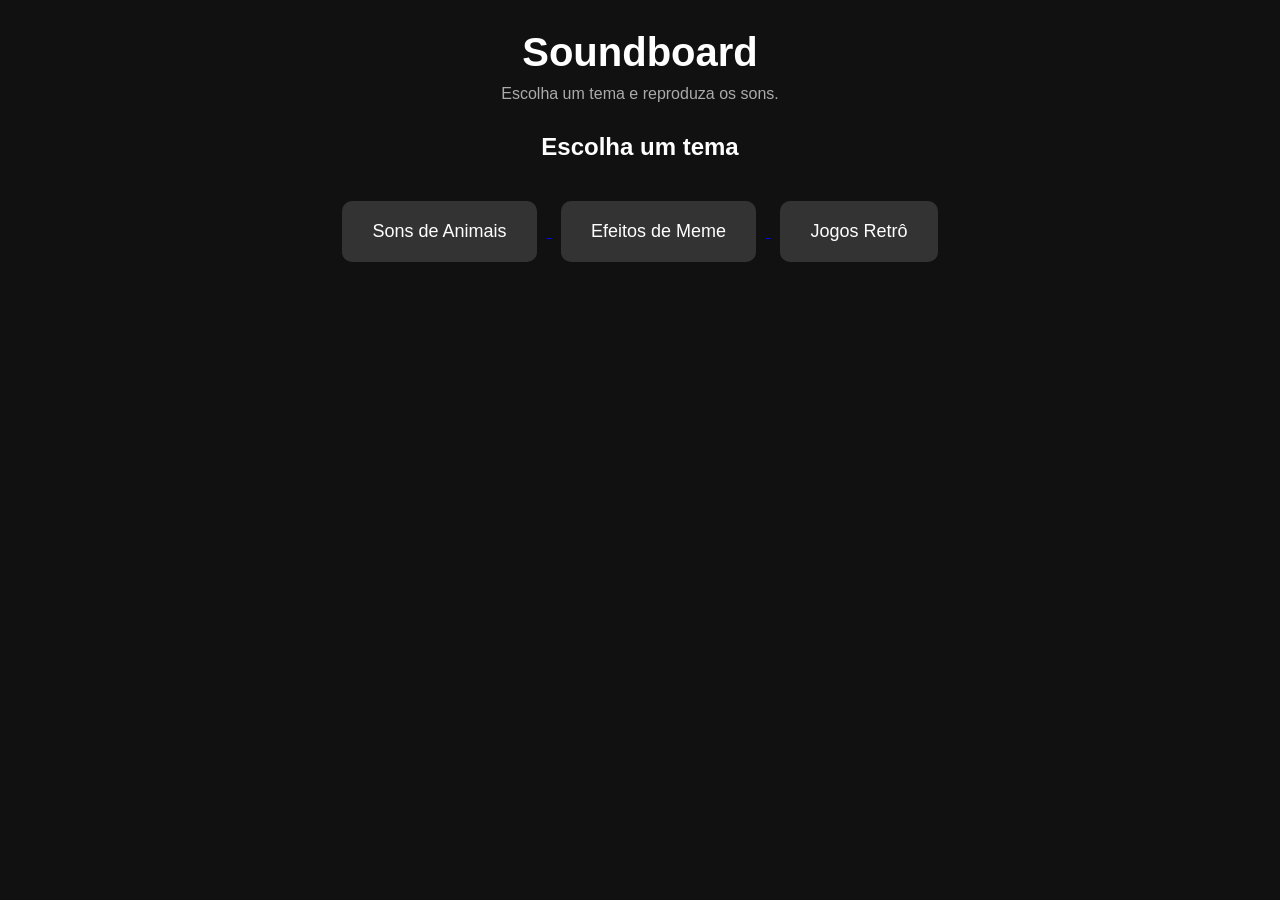
<file: index.html>
<!DOCTYPE html>
<html lang="pt-br">

<head>
    <meta charset="UTF-8">
    <meta name="viewport" content="width=device-width, initial-scale=1.0">

    <title>Soundboard</title>

    <link rel="shortcut icon" href="assets/images/bateria.png" type="image/x-icon">

    <link rel="stylesheet" href="styles/style.css">
</head>

<body>

    <header>
        <h1>Soundboard</h1>
        <p>Escolha um tema e reproduza os sons.</p>
    </header>

    <section id="inicio">

        <h2>Escolha um tema</h2>

        <a href="animais.html">
            <button class="tema_animais">
                Sons de Animais
            </button>
        </a>

        <a href="meme.html">
            <button class="tema_meme">
                Efeitos de Meme
            </button>
        </a>

        <a href="retro.html">
            <button class="tema_retro">
                Jogos Retrô
            </button>
        </a>

    </section>

</body>

</html>
</file>
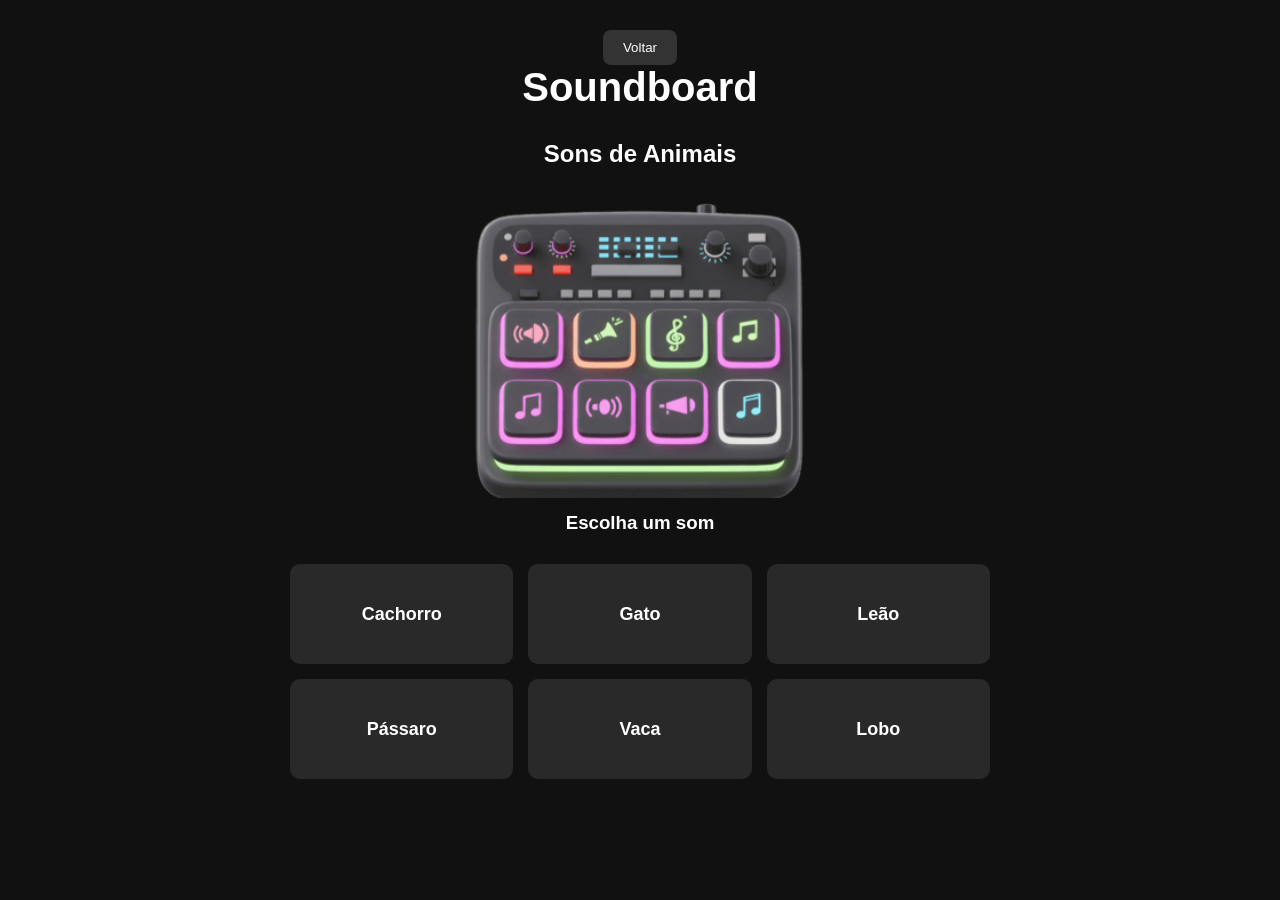
<file: animais.html>
<!DOCTYPE html>
<html lang="pt-br">

<head>
    <meta charset="UTF-8">
    <meta name="viewport" content="width=device-width, initial-scale=1.0">

    <title>Soundboard - Animais</title>

    <link rel="shortcut icon" href="assets/images/bateria.png" type="image/x-icon">
    <link rel="stylesheet" href="styles/style.css">
</head>

<body id="animais">

    <header>

        <a href="index.html">
            <button>Voltar</button>
        </a>

        <h1>Soundboard</h1>
        <h2>Sons de Animais</h2>

    </header>


    <div class="destaque">

        <img id="imagem_animais"
            src="assets/images/bateria.webp"
            alt="Imagem do som">

        <h3 id="nome_animais">Escolha um som</h3>

    </div>


    <section class="teclado">

        <button class="tecla tecla_cachorro"
            data-imagem="assets/images/cachorro.jpg">
            Cachorro
        </button>

        <button class="tecla tecla_gato"
            data-imagem="assets/images/gato.jpg">
            Gato
        </button>

        <button class="tecla tecla_leao"
            data-imagem="assets/images/leao.jpg">
            Leão
        </button>

        <button class="tecla tecla_passaro"
            data-imagem="assets/images/passaro.jpg">
            Pássaro
        </button>

        <button class="tecla tecla_vaca"
            data-imagem="assets/images/vaca.jpg">
            Vaca
        </button>

        <button class="tecla tecla_lobo"
            data-imagem="assets/images/lobo.jpg">
            Lobo
        </button>

    </section>


    <audio src="assets/sounds/keyq.mp3" id="som_tecla_cachorro"></audio>
    <audio src="assets/sounds/keyw.mp3" id="som_tecla_gato"></audio>
    <audio src="assets/sounds/keye.mp3" id="som_tecla_leao"></audio>
    <audio src="assets/sounds/keya.mp3" id="som_tecla_passaro"></audio>
    <audio src="assets/sounds/keys.mp3" id="som_tecla_vaca"></audio>
    <audio src="assets/sounds/keyd.mp3" id="som_tecla_lobo"></audio>


    <script src="scripts/app.js"></script>

</body>

</html>
</file>
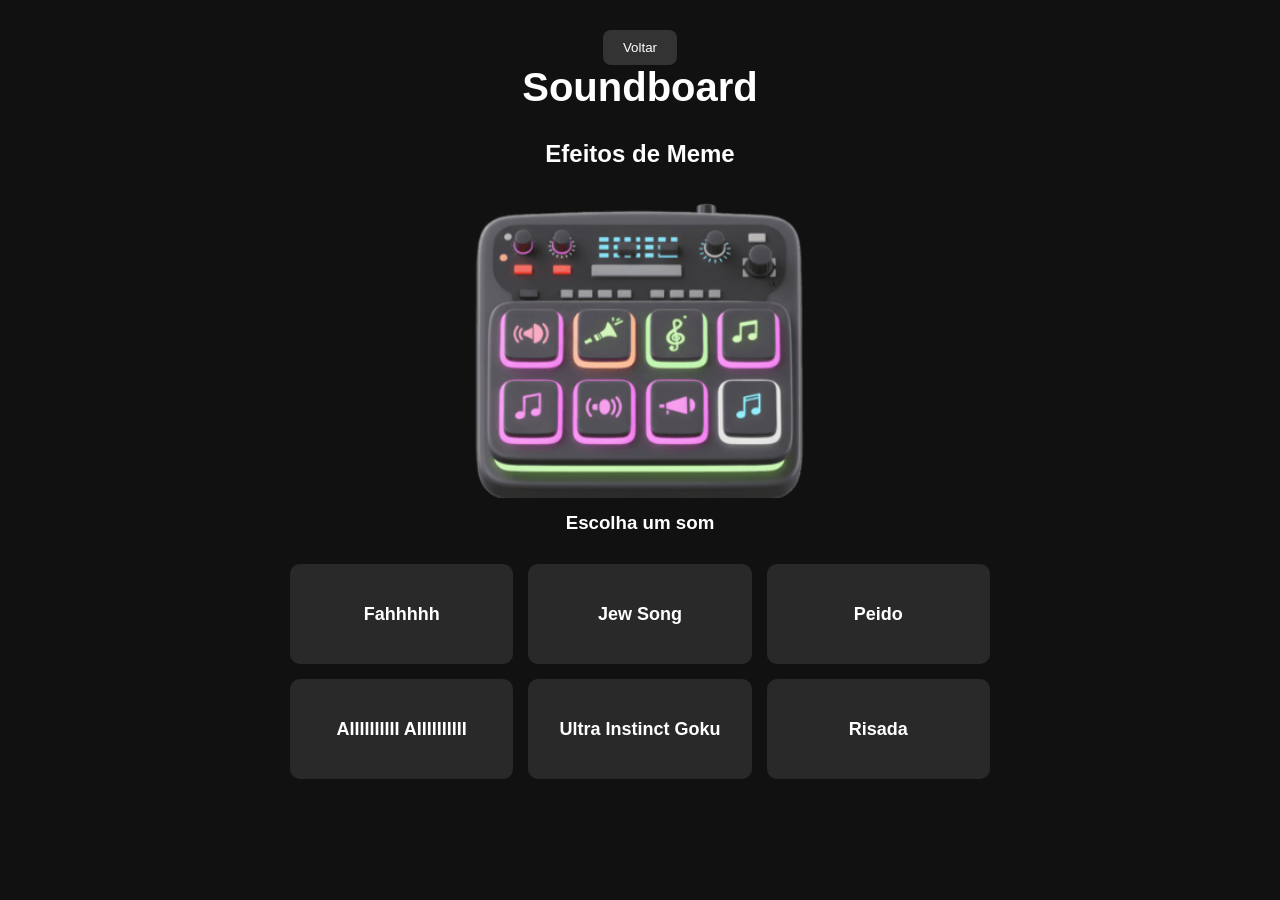
<file: meme.html>
<!DOCTYPE html>
<html lang="pt-br">

<head>
    <meta charset="UTF-8">
    <meta name="viewport" content="width=device-width, initial-scale=1.0">

    <title>Soundboard - Memes</title>

    <link rel="shortcut icon" href="assets/images/bateria.png" type="image/x-icon">
    <link rel="stylesheet" href="styles/style.css">
</head>

<body id="meme">

    <header>

        <a href="index.html">
            <button>Voltar</button>
        </a>

        <h1>Soundboard</h1>
        <h2>Efeitos de Meme</h2>

    </header>


    <div class="destaque">

        <img id="imagem_meme"
            src="assets/images/bateria.webp"
            alt="Imagem do som">

        <h3 id="nome_meme">Escolha um som</h3>

    </div>


    <section class="teclado">

        <button class="tecla tecla_fah"
            data-imagem="assets/images/fah.jpg">
            Fahhhhh
        </button>

        <button class="tecla tecla_jew"
            data-imagem="assets/images/jew.jpg">
            Jew Song
        </button>

        <button class="tecla tecla_peido"
            data-imagem="assets/images/peido.jpg">
            Peido
        </button>

        <button class="tecla tecla_ai"
            data-imagem="assets/images/ai.jpg">
            AIIIIIIIIII AIIIIIIIIII
        </button>

        <button class="tecla tecla_instinct"
            data-imagem="assets/images/instinct.jpg">
            Ultra Instinct Goku
        </button>

        <button class="tecla tecla_risada"
            data-imagem="assets/images/risada.jpg">
            Risada
        </button>

    </section>


    <audio src="assets/sounds/keyq (2).mp3" id="som_tecla_fah"></audio>
    <audio src="assets/sounds/keyw (2).mp3" id="som_tecla_jew"></audio>
    <audio src="assets/sounds/keye (2).mp3" id="som_tecla_peido"></audio>
    <audio src="assets/sounds/keya (2).mp3" id="som_tecla_ai"></audio>
    <audio src="assets/sounds/keys (2).mp3" id="som_tecla_instinct"></audio>
    <audio src="assets/sounds/keyd (2).mp3" id="som_tecla_risada"></audio>


    <script src="scripts/app.js"></script>

</body>

</html>
</file>
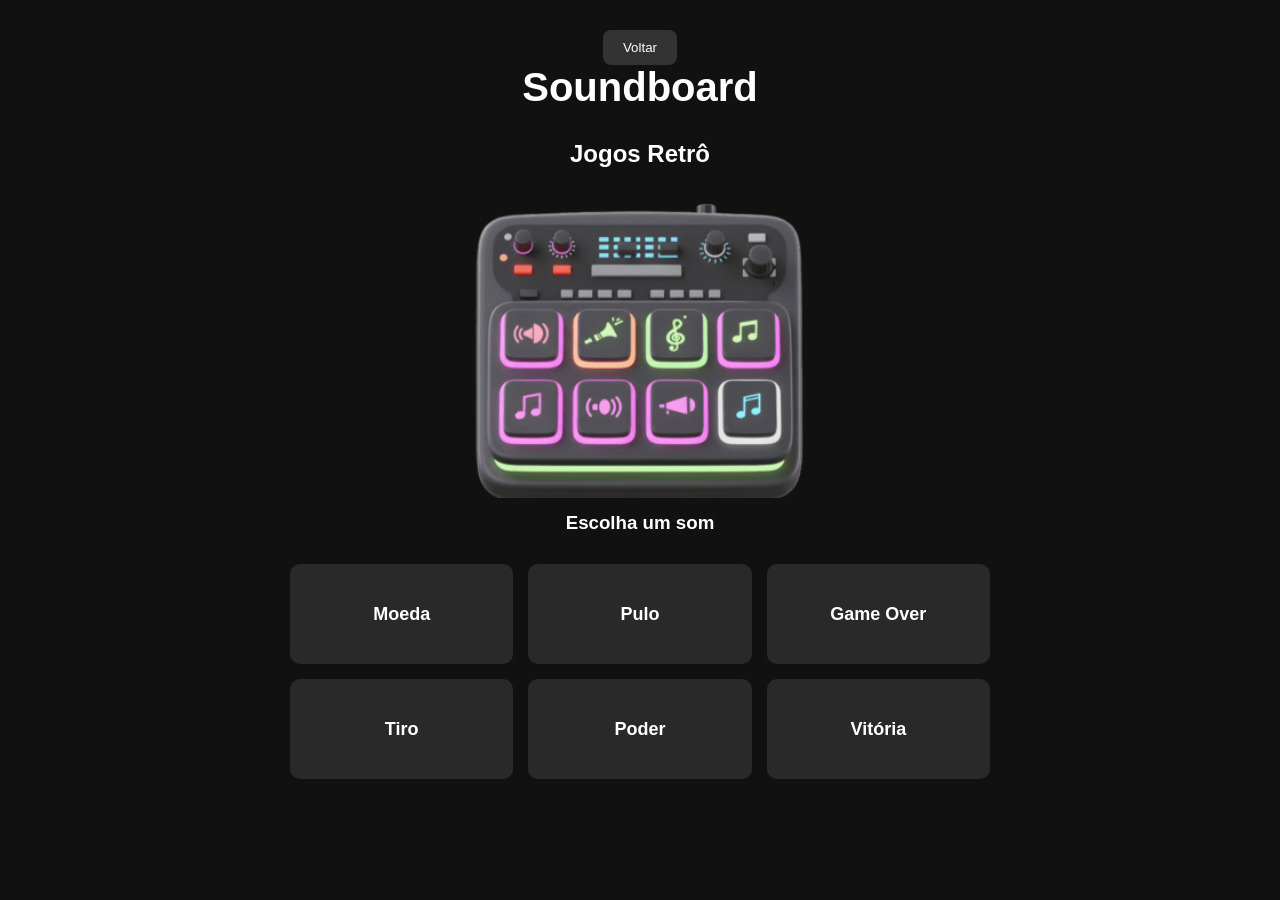
<file: retro.html>
<!DOCTYPE html>
<html lang="pt-br">

<head>
    <meta charset="UTF-8">
    <meta name="viewport" content="width=device-width, initial-scale=1.0">

    <title>Soundboard - Retrô</title>

    <link rel="shortcut icon" href="assets/images/bateria.png" type="image/x-icon">
    <link rel="stylesheet" href="styles/style.css">
</head>

<body id="retro">

    <header>

        <a href="index.html">
            <button>Voltar</button>
        </a>

        <h1>Soundboard</h1>
        <h2>Jogos Retrô</h2>

    </header>


    <div class="destaque">

        <img id="imagem_retro"
            src="assets/images/bateria.webp"
            alt="Imagem do som">

        <h3 id="nome_retro">Escolha um som</h3>

    </div>


    <section class="teclado">

        <button class="tecla tecla_moeda"
            data-imagem="assets/images/moeda.png">
            Moeda
        </button>

        <button class="tecla tecla_pulo"
            data-imagem="assets/images/pulo.jpg">
            Pulo
        </button>

        <button class="tecla tecla_gameover"
            data-imagem="assets/images/gameover.jpg">
            Game Over
        </button>

        <button class="tecla tecla_tiro"
            data-imagem="assets/images/tiro.jpg">
            Tiro
        </button>

        <button class="tecla tecla_poder"
            data-imagem="assets/images/poder.jpg">
            Poder
        </button>

        <button class="tecla tecla_vitoria"
            data-imagem="assets/images/vitoria.webp">
            Vitória
        </button>

    </section>


    <audio src="assets/sounds/keyq (3).mp3" id="som_tecla_moeda"></audio>
    <audio src="assets/sounds/keyw (3).mp3" id="som_tecla_pulo"></audio>
    <audio src="assets/sounds/keye (3).mp3" id="som_tecla_gameover"></audio>
    <audio src="assets/sounds/keya (3).mp3" id="som_tecla_tiro"></audio>
    <audio src="assets/sounds/keys (3).mp3" id="som_tecla_poder"></audio>
    <audio src="assets/sounds/keyd (3).mp3" id="som_tecla_vitoria"></audio>


    <script src="scripts/app.js"></script>

</body>

</html>
</file>
<file: styles/style.css>
* {
    margin: 0;
    padding: 0;
    box-sizing: border-box;
}

body {
    background-color: #111;
    color: white;
    font-family: Arial, sans-serif;
    text-align: center;
    padding: 30px;
}

h1 {
    font-size: 40px;
    margin-bottom: 10px;
}

h2 {
    margin: 30px;
}

p {
    color: #aaa;
}


#inicio button {
    padding: 20px 30px;
    margin: 10px;

    border: none;
    border-radius: 10px;

    background-color: #333;
    color: white;

    font-size: 18px;

    cursor: pointer;
}

#inicio button:hover {
    background-color: #555;
}

.escondido {
    display: none;
}

button {
    padding: 10px 20px;

    border: none;
    border-radius: 8px;

    background-color: #333;
    color: white;

    cursor: pointer;
}

button:hover {
    background-color: #555;
}


.destaque {
    margin: 20px auto 30px;
}

.destaque img {
    width: 400px;
    height: 300px;

    object-fit: cover;

    border-radius: 15px;
}

.destaque h3 {
    margin-top: 10px;
}


.teclado {
    width: 700px;
    max-width: 100%;

    margin: auto;

    display: grid;

    grid-template-columns: repeat(3, 1fr);

    gap: 15px;
}

.tecla {
    height: 100px;

    border: none;
    border-radius: 10px;

    background-color: #292929;

    color: white;

    font-size: 18px;
    font-weight: bold;

    cursor: pointer;
}

.tecla:hover {
    background-color: #444;
}

.tecla:active {
    transform: scale(0.95);
    background-color: #666;
}


@media (max-width: 600px) {

    body {
        padding: 20px;
    }

    .teclado {
        grid-template-columns: repeat(2, 1fr);
    }

    .destaque img {
        width: 250px;
        height: 170px;
    }

}
</file>
